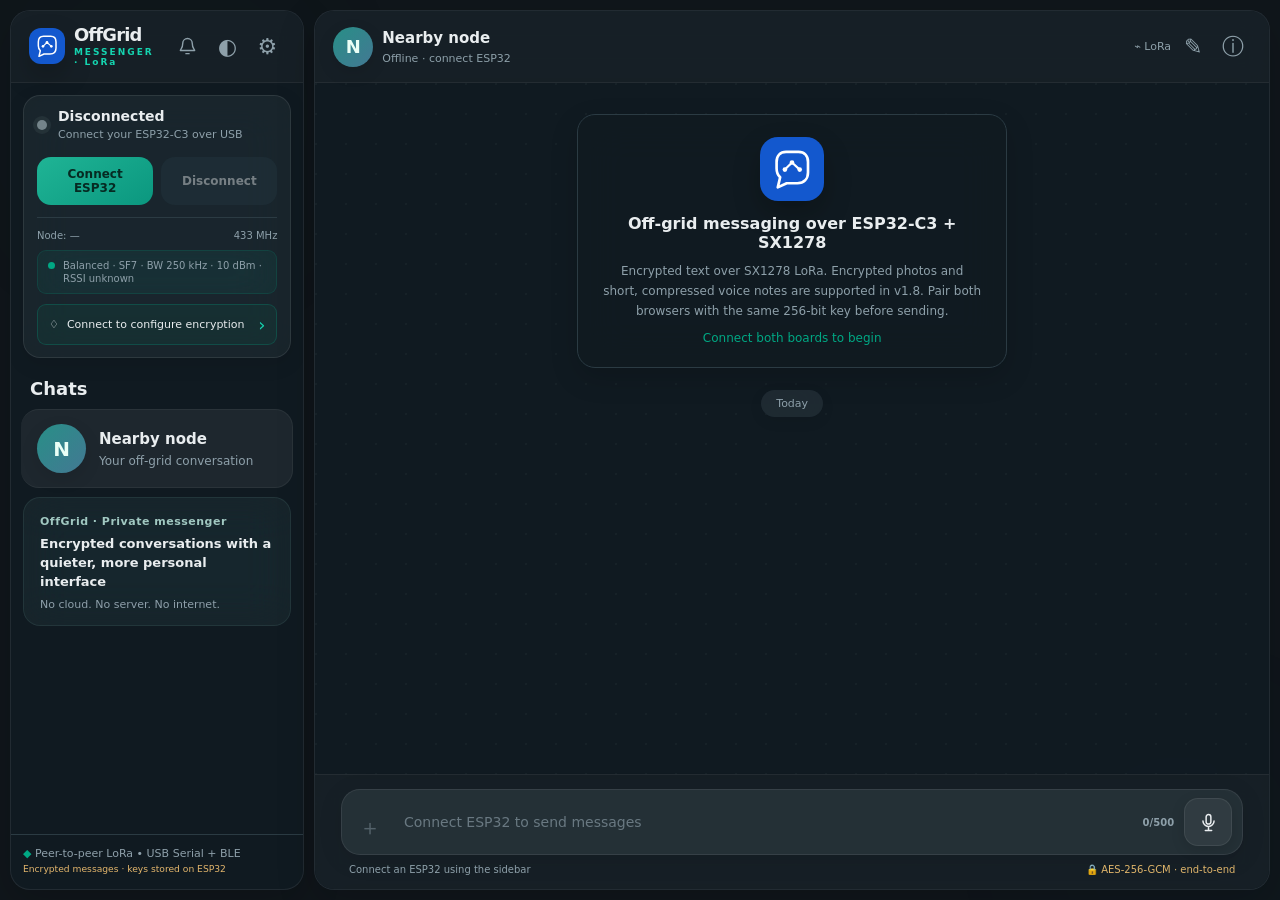
<file: web/index.html>
<!doctype html>
<html lang="en">
<head>
  <meta charset="utf-8">
  <meta name="viewport" content="width=device-width, initial-scale=1">
  <meta name="theme-color" content="#101b21">
  <title>OffGrid Messenger LoRa</title>
  <link rel="icon" href="logo.svg" type="image/svg+xml">
  <link rel="stylesheet" href="styles.css?v=rc3052diag">
  <script src="protocol.js?v=rc3052diag" defer></script>
  <script src="adaptive.js?v=rc3052diag" defer></script>
  <script src="lora_delivery.js?v=rc3052diag" defer></script>
  <script src="weak_text_queue.js?v=rc3052diag" defer></script>
  <script src="lora_scheduler.js?v=rc3052diag" defer></script>
  <script src="lora_bulk.js?v=rc3052diag" defer></script>
  <script src="lora_benchmark.js?v=rc3052diag" defer></script>
  <script src="lora_media.js?v=rc3052diag" defer></script>
  <script src="lora_receipts.js?v=rc3052diag" defer></script>
  <script src="lora_rx_guard.js?v=rc3052diag" defer></script>
  <script src="app.js?v=rc3063rssi-auto" defer></script>
</head>
<body>
<div class="app" id="app">
  <aside class="sidebar">
    <header class="side-head">
      <div class="branding">
        <img class="brand-logo" src="logo.svg" alt="OffGrid Messenger logo">
        <div><strong>OffGrid</strong><small>MESSENGER · LoRa</small></div>
      </div>
      <div class="side-actions">
        <button class="icon-button notification-button" id="notificationButton" type="button" title="Enable desktop notifications" aria-label="Enable desktop notifications" aria-pressed="false"><svg viewBox="0 0 24 24" width="19" height="19" fill="none" stroke="currentColor" stroke-width="1.8" stroke-linecap="round" stroke-linejoin="round" aria-hidden="true"><path d="M18 8a6 6 0 0 0-12 0c0 7-3 7-3 9h18c0-2-3-2-3-9ZM10 21h4"/></svg><span class="notification-dot" aria-hidden="true"></span></button><button class="icon-button" id="themeToggle" title="Toggle appearance" aria-label="Toggle appearance">◐</button>
        <button class="icon-button" id="settingsButton" title="Settings" aria-label="Settings">⚙</button>
      </div>
    </header>
    <div class="side-connection" id="connectionCard">
      <div class="connection-title">
        <span class="status-dot" id="statusDot"></span>
        <div><strong id="connectionState">Disconnected</strong><small id="connectionDescription">Connect your ESP32-C3 over USB</small></div>
      </div>
      <div class="connection-buttons">
        <button class="primary-button" id="connectButton">Connect ESP32</button>
        <button class="quiet-button" id="disconnectButton" disabled>Disconnect</button>
      </div>
      <div class="node-info"><span id="nodeAddress">Node: —</span><span id="nodeChannel">433 MHz</span></div>
      <div class="usb-diagnostics hidden" id="usbDiagnostics">
        <span id="usbDiagnosticsText">Waiting for firmware response…</span>
        <button class="usb-diagnostics-btn" id="usbDiagnosticsButton" type="button">Diagnostics</button>
      </div>
      <div class="link-health" title="Link profile uses acknowledgment latency and retries, not physical distance"><span class="link-health-dot"></span><span id="linkModeLabel">Fixed LoRa SF7 · 125 kHz</span></div>
      <button class="security-line" id="securityButton" type="button"><span id="securityIcon">♢</span><span id="securityLabel">Connect to configure encryption</span><span class="security-chevron">›</span></button>
    </div>
    <div class="chats-heading"><h2>Chats</h2><span class="tiny-badge unread-badge" id="unreadBadge" hidden aria-label="Unread messages">0</span></div>
    <button class="contact active" id="contactButton" type="button">
      <span class="avatar" id="contactAvatar">N</span>
      <span class="contact-body"><span class="contact-top"><strong id="contactSidebarName">Nearby node</strong><span class="contact-time" id="lastChatTime"></span></span><span class="contact-preview" id="lastChatPreview">Your off-grid conversation</span></span><span class="contact-unread" id="contactUnreadBadge" hidden aria-label="Unread messages">0</span>
    </button>
    <div class="phase-banner">
      <span>OffGrid · Private messenger</span>
      <strong>Encrypted conversations with a quieter, more personal interface</strong>
      <small>No cloud. No server. No internet.</small>
    </div>
    <div class="side-foot"><span class="tiny-offline">◆</span> Peer-to-peer LoRa • USB Serial + BLE <small>Encrypted messages · keys stored on ESP32</small></div>
  </aside>
  <main class="conversation">
    <header class="chat-header">
      <button id="mobileBack" class="icon-button back-button" aria-label="Back to chats">‹</button>
      <span class="avatar avatar-small" id="headerAvatar">N</span>
      <div class="chat-title"><strong id="chatName">Nearby node</strong><span id="chatSubhead">Waiting for USB connection</span></div>
      <div class="header-tools"><span class="header-radio" title="SX1278 LoRa 433 MHz">⌁ <span>LoRa</span></span><button class="icon-button" id="renameButton" title="Rename contact" aria-label="Rename contact">✎</button><button class="icon-button" id="infoButton" title="About this chat" aria-label="Chat information">ⓘ</button></div>
    </header>
    <div class="chat-background">
      <div class="chat-scroll" id="chatScroll" aria-live="polite" aria-relevant="additions">
        <div class="intro" id="introCard">
          <img class="intro-logo" src="logo.svg" alt="OffGrid Messenger logo">
          <strong>Off-grid messaging over ESP32-C3 + SX1278</strong>
          <p>Encrypted text over SX1278 LoRa. Encrypted photos and short, compressed voice notes are supported in v1.8. Pair both browsers with the same 256-bit key before sending.</p>
          <span>Connect both boards to begin</span>
        </div>
        <div class="day-divider"><span>Today</span></div>
        <div class="messages" id="messages"></div>
      </div>
      <div class="send-panel">
        <div class="composer" id="composer">
          <button class="icon-button composer-attach" id="attachments" title="Send compressed photo (max 48 KiB)" aria-label="Attach photo" disabled>＋</button>
          <input type="file" id="photoPicker" accept="image/*" hidden disabled>
          <textarea id="messageInput" rows="1" maxlength="2000" placeholder="Connect ESP32 to send messages" disabled aria-label="Message"></textarea>
          <button class="icon-button voice-button" id="voiceButton" type="button" title="Record compressed voice note (40 KiB maximum)" aria-label="Record voice message" aria-pressed="false" disabled>
            <svg viewBox="0 0 24 24" width="19" height="19" fill="none" stroke="currentColor" stroke-width="1.9" stroke-linecap="round" stroke-linejoin="round" aria-hidden="true"><rect x="9" y="2" width="6" height="12" rx="3"/><path d="M5 10a7 7 0 0 0 14 0M12 17v5M8 22h8"/></svg>
          </button>
          <span id="byteCount" class="byte-count">0/500</span>
          <button class="send-button" id="sendButton" aria-label="Send message" disabled>
            <svg viewBox="0 0 24 24" aria-hidden="true"><path d="M3 20 21 12 3 4l3.8 7.2L15 12l-8.2.8L3 20Z"/></svg>
          </button>
        </div>
        <div class="composer-caption"><span id="composerStatus">Connect an ESP32 using the sidebar</span><span id="encryptionStatus">🔒 AES-256-GCM · end-to-end</span></div>
      </div>
    </div>
  </main>
</div>
<div class="modal-backdrop hidden" id="modalBackdrop" role="presentation"><section class="modal" role="dialog" aria-modal="true" aria-labelledby="modalTitle"><div class="modal-head"><h2 id="modalTitle">Settings</h2><button class="icon-button" id="closeModal" aria-label="Close dialog">✕</button></div><div id="modalBody"></div></section></div>

<!-- In-app encrypted photo viewer: no new browser tab or network request. -->
<div class="photo-viewer hidden" id="photoViewer" role="dialog" aria-modal="true" aria-label="Photo viewer" tabindex="-1">
  <div class="photo-viewer-header">
    <div class="photo-viewer-heading"><span id="photoViewerName">Nearby node</span><small id="photoViewerDate"></small></div>
    <div class="photo-viewer-actions">
      <button type="button" class="viewer-action" id="viewerZoom" aria-label="Zoom photo" title="Zoom photo">⤢</button>
      <a class="viewer-action" id="viewerDownload" download="offgrid-photo.webp" aria-label="Save photo" title="Save photo">↓</a>
      <button type="button" class="viewer-action viewer-close" id="viewerClose" aria-label="Close photo viewer" title="Close (Esc)">✕</button>
    </div>
  </div>
  <div class="photo-viewer-stage" id="viewerStage">
    <button type="button" class="viewer-arrow viewer-prev" id="viewerPrevious" aria-label="Previous photo">‹</button>
    <div class="photo-viewer-canvas" id="viewerCanvas"><img id="viewerImage" alt="Selected chat photograph"></div>
    <button type="button" class="viewer-arrow viewer-next" id="viewerNext" aria-label="Next photo">›</button>
  </div>
  <div class="photo-viewer-footer"><span id="photoViewerCounter"></span><span id="photoViewerInfo"></span><span class="viewer-help">← → to browse · Esc to close · swipe on touch</span></div>
</div>
<div class="toast-host" id="toastHost" aria-live="polite"></div>
</body>
</html>
</file>
<file: web/styles.css>
:root{
  font-family:Inter,system-ui,-apple-system,"Segoe UI",sans-serif;
  font-size:14px;color-scheme:dark;
  --background:#09151b;--shell:#111b21;--panel:#202c33;--raised:#243640;--message:#202c33;--mine:#005c4b;
  --ink:#e9edef;--muted:#8ea0aa;--line:#2b3b43;--accent:#00a884;--accent-strong:#15d4b0;--hover:#2a3942;
  --chat:#0b141a;--blue:#53bdeb;--danger:#ff9985;--shadow:0 18px 60px rgba(0,0,0,.28);--glow:0 0 0 4px rgba(0,168,132,.12);
}
*{box-sizing:border-box}
html,body{height:100%}
body{margin:0;background:radial-gradient(circle at top,#0d2430 0,#09151b 48%,#071219 100%);color:var(--ink);overflow:hidden}
button,textarea,input{font:inherit}button{cursor:pointer}button:disabled{cursor:not-allowed;opacity:.45}
.app{max-width:1600px;min-width:320px;margin:0 auto;height:100dvh;display:flex;box-shadow:var(--shadow);background:var(--shell)}
.sidebar{width:370px;flex:none;border-right:1px solid var(--line);display:flex;flex-direction:column;min-height:0;background:linear-gradient(180deg,rgba(255,255,255,.015),transparent 30%)}
.side-head,.chat-header{height:72px;min-height:72px;background:rgba(32,44,51,.88);backdrop-filter:blur(12px);display:flex;align-items:center;padding:0 19px;gap:13px;border-bottom:1px solid rgba(255,255,255,.02)}
.side-head{justify-content:space-between}.branding{display:flex;align-items:center;gap:12px;line-height:1.1}.branding strong{font-size:19px;letter-spacing:-.6px}.branding small{display:block;font-size:9px;font-weight:750;color:var(--accent-strong);letter-spacing:2.6px;margin-top:4px}.brand-logo{width:38px;height:38px;border-radius:12px;box-shadow:0 10px 24px rgba(0,0,0,.22)}
.side-actions,.header-tools{display:flex;gap:4px;align-items:center}.icon-button{height:36px;width:36px;border:0;color:var(--muted);font-size:22px;border-radius:50%;background:transparent;display:inline-grid;place-items:center;transition:background .18s ease,color .18s ease,transform .18s ease}.icon-button:not(:disabled):hover{background:var(--hover);color:var(--ink);transform:translateY(-1px)}
.side-connection{margin:16px 15px 10px;padding:16px;border-radius:16px;background:linear-gradient(180deg,rgba(255,255,255,.02),transparent),var(--panel);border:1px solid var(--line);box-shadow:inset 0 1px 0 rgba(255,255,255,.03);transition:transform .24s ease,box-shadow .24s ease}.side-connection:hover{transform:translateY(-1px);box-shadow:var(--shadow),var(--glow)}
.connection-title{display:flex;align-items:center;gap:11px}.connection-title strong,.connection-title small{display:block}.connection-title small{color:var(--muted);font-size:11px;margin-top:4px;overflow-wrap:anywhere}.status-dot{height:10px;width:10px;background:#74848a;border-radius:100%;box-shadow:0 0 0 4px #74848a20;flex:none}.status-dot.on{background:#19cba4;box-shadow:0 0 0 4px #19cba420;animation:pulseDot 2s infinite}.status-dot.wait{background:#f6c453;box-shadow:0 0 0 4px #f6c45320;animation:pulseDot 1.7s infinite}
.connection-buttons{display:flex;gap:8px;margin:16px 0 12px}.primary-button,.quiet-button{border:0;border-radius:10px;padding:10px 14px;font-weight:700;font-size:12px;transition:transform .18s ease,filter .18s ease,background .18s ease}.primary-button{background:var(--accent);color:#062a22}.quiet-button{background:var(--raised);color:var(--ink)}.primary-button:not(:disabled):hover,.quiet-button:not(:disabled):hover{transform:translateY(-1px);filter:brightness(1.05)}.primary-button:not(:disabled):hover{background:var(--accent-strong)}
.node-info{border-top:1px solid var(--line);padding-top:12px;display:flex;justify-content:space-between;color:var(--muted);font-size:10px;gap:8px}.chats-heading{display:flex;align-items:center;gap:8px;padding:12px 19px 10px}.chats-heading h2{font-size:18px;margin:0}.tiny-badge{background:#213a34;color:#78d8bc;font-size:11px;padding:2px 7px;border-radius:50px}
.contact{display:flex;gap:13px;align-items:center;text-align:left;width:100%;background:transparent;color:var(--ink);border:0;padding:13px 18px;transition:background .2s ease}.contact.active{background:var(--hover);border-left:3px solid var(--accent);padding-left:15px}.contact:hover{background:var(--hover)}
.avatar{background:linear-gradient(145deg,#1cc7a7,#2671ff);width:49px;height:49px;border-radius:50%;display:inline-grid;place-items:center;font-size:20px;font-weight:700;color:#eafff6;flex:none;box-shadow:0 8px 24px rgba(0,0,0,.22)}.avatar-small{width:40px;height:40px;font-size:18px}
.contact-body{flex:1;min-width:0}.contact-top{display:flex;align-items:center;justify-content:space-between;gap:5px}.contact-top strong{overflow:hidden;text-overflow:ellipsis;white-space:nowrap;font-weight:600;font-size:15px}.contact-time{color:var(--muted);font-size:10px;flex:none}.contact-preview{color:var(--muted);display:block;white-space:nowrap;overflow:hidden;text-overflow:ellipsis;margin-top:6px;font-size:12px}
.phase-banner{margin:8px 15px 14px;padding:14px 16px;border-radius:14px;background:linear-gradient(135deg,rgba(0,168,132,.14),rgba(83,189,235,.12));border:1px solid rgba(83,189,235,.12)}.phase-banner span{display:inline-block;color:#7be7cb;font-size:11px;font-weight:700;letter-spacing:.5px}.phase-banner strong{display:block;margin-top:7px;font-size:13px}.phase-banner small{display:block;margin-top:6px;color:var(--muted);font-size:11px}
.side-foot{margin-top:auto;padding:13px 18px 19px;color:var(--muted);font-size:11px;line-height:1.6;border-top:1px solid var(--line)}.side-foot small{display:block;color:#e4b76d}.tiny-offline{color:var(--accent)}
.conversation{min-width:0;flex:1;display:flex;flex-direction:column}.chat-header{padding:0 24px}.chat-title{flex:1;min-width:0}.chat-title strong{display:block;font-size:15px;white-space:nowrap;overflow:hidden;text-overflow:ellipsis}.chat-title span{display:block;color:var(--muted);font-size:11px;margin-top:5px}.header-radio{color:var(--muted);font-size:11px;white-space:nowrap}.back-button{display:none}
.chat-background{min-height:0;display:flex;flex:1;flex-direction:column;background-color:var(--chat);background-image:radial-gradient(circle at 1px 1px,rgba(113,145,138,.08) 1px,transparent 0),linear-gradient(180deg,rgba(255,255,255,.015),transparent 12%);background-size:26px 26px,100% 100%}
.chat-scroll{flex:1;overflow-y:auto;padding:20px 8% 28px;scrollbar-color:#63747a50 transparent;scrollbar-width:thin}.intro{margin:7px auto 22px;max-width:430px;border:1px solid var(--line);border-radius:18px;background:rgba(17,27,33,.92);text-align:center;padding:22px 24px;color:var(--muted);font-size:12px;box-shadow:0 10px 28px rgba(0,0,0,.16);animation:fadeUp .5s ease}.intro-logo{width:64px;height:64px;border-radius:18px;box-shadow:0 12px 26px rgba(0,0,0,.16);margin-bottom:10px}.intro strong{display:block;color:var(--ink);font-size:16px}.intro p{line-height:1.65;margin:10px 0}.intro span{color:var(--accent)}.day-divider{text-align:center;margin:0 auto 20px}.day-divider span{display:inline-block;background:rgba(32,44,51,.92);color:var(--muted);padding:7px 15px;border-radius:999px;font-size:11px;box-shadow:0 4px 14px rgba(0,0,0,.08)}
.messages{display:flex;flex-direction:column;gap:8px}.message-row{width:100%;display:flex;opacity:1;transform:translateY(0)}.message-row.in.is-new{animation:msgInLeft .28s cubic-bezier(.2,.8,.2,1)}.message-row.out.is-new{animation:msgInRight .28s cubic-bezier(.2,.8,.2,1)}.message-row.out{justify-content:flex-end}
.message-bubble{max-width:min(76%,560px);min-width:94px;border-radius:10px;background:var(--message);padding:9px 11px 6px;box-shadow:0 1px 1px #0002,0 8px 20px rgba(0,0,0,.06);position:relative;overflow-wrap:anywhere;word-break:break-word;transition:transform .18s ease,box-shadow .18s ease}.message-bubble:hover{transform:translateY(-1px);box-shadow:0 1px 1px #0002,0 12px 26px rgba(0,0,0,.08)}.out .message-bubble{background:var(--mine)}.message-text{white-space:pre-wrap;line-height:1.5;font-size:13px}.message-meta{display:flex;justify-content:flex-end;align-items:center;gap:6px;margin-top:4px;font-size:10px;color:#c2d2d5ad;user-select:none;white-space:nowrap}.receipt{display:inline-flex;align-items:flex-end;min-width:18px;height:12px;position:relative}.receipt .check{position:absolute;right:0;bottom:-1px;font-size:12px;line-height:1;color:#b5c5c8;transform-origin:center;transition:color .18s ease,opacity .18s ease,transform .18s ease}.receipt .check.first{right:7px}.receipt .check.second{right:0}.message-row[data-status="read"] .receipt .check,.receipt.read .check{color:var(--blue)}.message-row[data-status="failed"] .receipt .check,.receipt.failed .check{display:none}.receipt.single .check.second{display:none}.receipt.pending .check,.receipt.queued .check{display:none}.receipt.pending::before,.receipt.queued::before{content:"◷";font-size:11px;color:#b5c5c8;position:absolute;right:0;bottom:-1px}.receipt.failed::before{content:"!";font-size:11px;color:var(--danger);position:absolute;right:0;bottom:-1px;font-weight:800}.message-row[data-status="read"] .receipt{animation:receiptGlow .24s ease}.send-panel{background:rgba(32,44,51,.88);backdrop-filter:blur(10px);padding:12px 24px 10px;border-top:1px solid rgba(255,255,255,.02)}.composer{display:flex;align-items:flex-end;gap:9px;background:var(--raised);border-radius:14px;padding:5px 8px;border:1px solid rgba(255,255,255,.02);transition:border-color .18s ease,box-shadow .18s ease}.composer:focus-within{border-color:rgba(0,168,132,.42);box-shadow:var(--glow)}.composer textarea{background:transparent;flex:1;min-width:0;border:0;resize:none;max-height:125px;min-height:36px;outline:none;color:var(--ink);padding:9px 5px;line-height:18px;scrollbar-width:thin}.composer textarea::placeholder{color:var(--muted)}.composer textarea:disabled{opacity:.65}.send-button{background:linear-gradient(180deg,var(--accent),var(--accent-strong));border:0;border-radius:12px;width:42px;height:40px;display:grid;place-items:center;color:#062b22;flex:none;box-shadow:0 10px 18px rgba(0,168,132,.18);transition:transform .18s ease,filter .18s ease}.send-button svg{width:18px;height:18px;fill:#062b22}.send-button:not(:disabled):hover{transform:translateY(-1px) scale(1.02);filter:brightness(1.03)}.byte-count{color:var(--muted);font-size:10px;padding-bottom:12px;white-space:nowrap}.byte-count.over{color:#ff9b83}.composer-caption{display:flex;justify-content:space-between;gap:10px;padding:8px 5px 1px;color:var(--muted);font-size:10px}.composer-caption span:last-child{color:#e0b56b}
.modal-backdrop{position:fixed;inset:0;background:#0009;z-index:10;display:grid;place-items:center;padding:16px;backdrop-filter:blur(4px)}.modal-backdrop.hidden{display:none}.modal{background:var(--panel);border:1px solid var(--line);border-radius:18px;width:min(430px,100%);padding:20px;box-shadow:var(--shadow);animation:modalIn .18s ease}.modal-head{display:flex;align-items:center;justify-content:space-between}.modal-head h2{margin:0;font-size:19px}.modal p{font-size:12px;color:var(--muted);line-height:1.6}.modal label{display:block;margin:18px 0 8px;font-size:12px;color:var(--muted)}.modal input{width:100%;background:var(--shell);border:1px solid var(--line);border-radius:10px;padding:12px;color:var(--ink);outline-color:var(--accent)}.modal-actions{display:flex;justify-content:flex-end;margin-top:19px;gap:8px}.info-line{border-bottom:1px solid var(--line);padding:11px 0;font-size:12px;display:flex;justify-content:space-between;gap:12px}.info-line span{color:var(--muted)}
.toast-host{position:fixed;left:50%;bottom:90px;transform:translateX(-50%);z-index:20;pointer-events:none}.toast{background:#394c52;color:#fff;padding:11px 16px;border-radius:10px;box-shadow:var(--shadow);margin-top:7px;font-size:12px;max-width:min(90vw,450px);animation:toastIn .2s ease}.soft-button{border:0;border-radius:10px;padding:10px 14px;font-weight:700;font-size:12px;background:#3d2f2b;color:#ffcfbf}
body.light{color-scheme:light;--background:#ebeef0;--shell:#fff;--panel:#f0f2f5;--raised:#fff;--message:#fff;--mine:#d9fdd3;--ink:#1b292f;--muted:#63747b;--line:#d5dee1;--hover:#e8eff0;--chat:#efeae2;--shadow:0 4px 28px rgba(25,56,60,.1);--glow:0 0 0 4px rgba(0,168,132,.08)}
body.light{background:radial-gradient(circle at top,#f6fbff 0,#eef2f4 52%,#e8ecee 100%)}body.light .message-meta{color:#64746fc9}body.light .side-foot small,body.light .composer-caption span:last-child{color:#94711e}.history-empty{color:var(--muted);font-size:12px;text-align:center;padding:24px 0}
@keyframes pulseDot{0%{transform:scale(1);box-shadow:0 0 0 0 rgba(25,203,164,.24)}70%{transform:scale(1.05);box-shadow:0 0 0 8px rgba(25,203,164,0)}100%{transform:scale(1)}}
@keyframes fadeUp{from{opacity:0;transform:translateY(10px)}to{opacity:1;transform:none}}
@keyframes msgInLeft{from{opacity:0;transform:translate(-12px,8px) scale(.98)}to{opacity:1;transform:none}}
@keyframes msgInRight{from{opacity:0;transform:translate(12px,8px) scale(.98)}to{opacity:1;transform:none}}
@keyframes toastIn{from{opacity:0;transform:translateY(8px)}to{opacity:1;transform:none}}
@keyframes modalIn{from{opacity:0;transform:scale(.98) translateY(6px)}to{opacity:1;transform:none}}
@keyframes receiptGlow{0%{transform:scale(.9);opacity:.7}100%{transform:scale(1);opacity:1}}
@media(max-width:800px){.sidebar{width:290px}.chat-scroll{padding-left:4%;padding-right:4%}.send-panel{padding-left:10px;padding-right:10px}.chat-header{padding:0 10px}}
@media(max-width:590px){.app{position:relative;overflow:hidden}.sidebar{width:100%;position:absolute;inset:0;z-index:2}.conversation{width:100%;position:absolute;inset:0;z-index:1}body.mobile-chat .sidebar{display:none}body.mobile-chat .conversation{z-index:3}.back-button{display:grid}.header-radio span{display:none}.side-foot{padding-bottom:24px}.message-bubble{max-width:85%}}

/* Phase 1.4: compact WhatsApp-style overlapping vector receipts */
.receipt-icon{display:inline-flex;align-items:center;justify-content:center;width:26px;height:16px;flex:none;color:#aebec5;line-height:1;position:relative;transition:color .22s ease,transform .22s ease}
.receipt-icon svg{overflow:visible;display:block}
.receipt-icon .tick-one,.receipt-icon .tick-two{transition:opacity .18s ease,stroke .18s ease}
.receipt-icon.sent .tick-two{opacity:0}
.receipt-icon.read{color:#53bdeb;animation:receiptGlow .26s ease}
.receipt-icon.sending .tick-one,.receipt-icon.sending .tick-two,.receipt-icon.queued .tick-one,.receipt-icon.queued .tick-two,.receipt-icon.failed .tick-one,.receipt-icon.failed .tick-two{opacity:0}
.receipt-icon.sending:after,.receipt-icon.queued:after{content:'◷';position:absolute;right:3px;bottom:0;font-size:13px;color:var(--muted)}
.receipt-icon.failed:after{content:'!';position:absolute;right:8px;bottom:0;font-weight:800;font-size:13px;color:var(--danger)}
.transfer-progress{font-weight:700;font-variant-numeric:tabular-nums;color:var(--accent-strong);font-size:10px}
.chat-photo{display:block;max-width:min(340px,58vw);width:auto;height:auto;max-height:360px;object-fit:contain;border-radius:9px;cursor:zoom-in;background:rgba(0,0,0,.14);transition:filter .2s ease,transform .2s ease}
.chat-photo:hover{filter:brightness(1.04)}.photo-caption{font-size:10px;color:var(--muted);padding-top:7px}
.message-row.retryable{cursor:pointer}.message-row.retryable .message-bubble{outline:1px solid rgba(255,153,133,.38)}.message-row.retryable:hover .message-bubble{outline-color:var(--danger)}
.security-line{border:1px solid rgba(0,168,132,.25);width:100%;background:rgba(0,168,132,.07);color:var(--ink);display:flex;align-items:center;gap:8px;text-align:left;padding:9px 11px;border-radius:9px;font-size:11px;transition:background .2s ease,transform .18s ease}
.security-line:hover{background:rgba(0,168,132,.14);transform:translateY(-1px)}.security-line #securityLabel{flex:1;line-height:1.4}.security-chevron{font-size:18px;color:var(--accent-strong)}
.pair-key-field{display:block;width:100%;background:var(--shell);border:1px solid var(--line);border-radius:10px;padding:10px 12px;color:var(--ink);font-family:ui-monospace,SFMono-Regular,Consolas,monospace;font-size:12px;outline-color:var(--accent);resize:vertical;word-break:break-all;margin:13px 0}
.pair-actions{display:flex;align-items:center;flex-wrap:wrap;gap:8px}.pair-status{border-radius:10px;padding:11px 12px;background:rgba(0,168,132,.10);border:1px solid rgba(0,168,132,.16);font-size:12px;margin-top:14px}
.settings-actions{display:flex;flex-wrap:wrap;gap:8px;margin-top:15px}.setting-select{background:var(--shell);color:var(--ink);border:1px solid var(--line);border-radius:10px;width:100%;padding:11px;line-height:1.5;white-space:normal}
.icon-button.composer-attach:not(:disabled){background:rgba(0,168,132,.1);color:var(--accent-strong);font-size:28px;align-self:center}.icon-button.composer-attach:not(:disabled):hover{background:rgba(0,168,132,.18);transform:rotate(45deg) scale(1.06)}
.message-bubble:has(.chat-photo){padding:6px 7px 6px}.message-bubble:has(.chat-photo) .message-meta{padding:0 4px}

/* Light mode: intentionally override all Phase 1.3 dark/translucent hardcoded backgrounds. */
body.light{--shell:#fff;--panel:#f8fafb;--raised:#fff;--message:#fff;--mine:#d9fbd8;--ink:#20313a;--muted:#586a73;--line:#d9e3e6;--hover:#e9f3f2;--chat:#f2f5f4;--accent:#009779;--accent-strong:#007b66;--blue:#128ad4;--danger:#b63b36}
body.light .side-head,body.light .chat-header{background:rgba(248,250,251,.97);border-bottom:1px solid #dce6e8;color:#20313a}
body.light .send-panel{background:rgba(248,250,251,.96);border-top:1px solid #dae5e8}
body.light .side-connection{background:linear-gradient(180deg,#fff,#f4faf8);border-color:#d7e7e3;box-shadow:0 3px 20px #143e3420}
body.light .intro{background:#fff;border-color:#d6e2e5;color:#5a6d73;box-shadow:0 14px 35px #1f444c12}
body.light .day-divider span{background:#e5efed;color:#53666e;box-shadow:0 2px 10px #204a4b0d}
body.light .phase-banner{background:linear-gradient(120deg,#dff6ee,#e3f0fe);border:1px solid #c5e7e1}
body.light .phase-banner span{color:#007f68}body.light .phase-banner strong{color:#214c46}
body.light .tiny-badge{background:#def4ec;color:#08745f}
body.light .message-bubble{box-shadow:0 1px 4px #35575a16,0 7px 22px #35575a0a}
body.light .message-meta{color:#587276}
body.light .receipt-icon{color:#758d95}body.light .receipt-icon.read{color:#168bd5}
body.light .chat-background{background-color:#eef3f1;background-image:radial-gradient(circle at 1px 1px,rgba(70,111,99,.07) 1px,transparent 0)}
body.light .composer{background:#fff;border:1px solid #d9e5e7;box-shadow:0 2px 8px #123a3810}
body.light .composer textarea{color:#21353a}body.light .composer-caption{color:#5e747b}
body.light .modal{background:#fff;border-color:#d9e4e7}body.light .modal-backdrop{background:rgba(28,48,51,.42)}
body.light .modal input,body.light .pair-key-field,body.light .setting-select{background:#f7fbfb;border-color:#d4e5e7;color:#23343a}
body.light .security-line{background:#e3f7f0;border-color:#bde7d9;color:#1c564a}body.light .security-line:hover{background:#d3f2e7}
body.light .pair-status{background:#e6f7ef;border-color:#bbe2d6;color:#28604e}
body.light .soft-button{background:#fff1eb;color:#a33d2f}body.light .toast{background:#20373c;color:#fff}
body.light .contact.active{background:#e9f5f2}body.light .side-foot{color:#586d72}
body.light .brand-logo{box-shadow:0 4px 12px #2b66552b}
@media(prefers-reduced-motion:reduce){*,*::before,*::after{animation-duration:.01ms!important;transition-duration:.01ms!important;scroll-behavior:auto!important}}
@media(max-width:590px){.chat-photo{max-width:64vw}.security-line{font-size:11px}.pair-actions>*{flex:1}.phase-banner{display:none}}

/* Phase 1.4.1 — real full-width adaptive desktop / split-screen / narrow-window layout */
:root{--sidebar-width:clamp(270px,23vw,366px)}
html,body{width:100%;min-width:0;height:100%;overflow:hidden}
.app{width:100%;max-width:none;min-width:0;margin:0;height:100dvh;border-radius:0;overflow:hidden;box-shadow:none}
.sidebar{width:var(--sidebar-width);min-width:0;flex:0 0 var(--sidebar-width);overflow-y:auto;overflow-x:hidden;scrollbar-width:thin}
.conversation{flex:1 1 0;min-width:0;width:auto;overflow:hidden}
.side-head,.chat-header{min-width:0;gap:9px;padding-inline:clamp(11px,1.4vw,22px)}
.side-head{flex-shrink:0}.branding{min-width:0;gap:9px}.branding strong{font-size:clamp(16px,1.4vw,19px)}.branding small{letter-spacing:2px}.brand-logo{height:36px;width:36px;flex-shrink:0}
.side-actions,.header-tools{flex-shrink:0}.chat-title{min-width:0}.chat-title span{text-overflow:ellipsis;overflow:hidden;white-space:nowrap}
.side-connection{margin:12px 12px 8px;padding:12px 13px}.node-info{flex-wrap:wrap;row-gap:4px;font-size:10px}.node-info span{overflow-wrap:anywhere}
.connection-buttons{flex-wrap:wrap}.connection-buttons button{flex:1 1 115px}
.phase-banner{margin:7px 12px 12px}.side-foot{padding:10px 12px 12px}.chat-header .avatar{flex-shrink:0}
.chat-scroll{padding:16px clamp(12px,4vw,64px) 24px;min-width:0;overscroll-behavior-y:contain}
.message-bubble{max-width:min(83%,680px);min-width:0;overflow:hidden}.message-row{min-width:0}.message-text{overflow-wrap:anywhere}
.message-bubble:has(.chat-photo){max-width:min(83%,520px)}.chat-photo{display:block;width:auto;max-width:100%;height:auto;max-height:min(46vh,465px);object-fit:contain}
.send-panel{padding:10px clamp(10px,2vw,28px) 9px;min-width:0}.composer{min-width:0}.composer textarea{font-size:13px}.composer-caption{flex-wrap:wrap;row-gap:3px}.composer-caption span{min-width:0;overflow-wrap:anywhere}
.header-radio{flex-shrink:0}.link-health{margin:9px 0 10px;padding:8px 10px;border-radius:9px;background:rgba(0,168,132,.065);border:1px solid rgba(0,168,132,.17);color:var(--muted);display:flex;align-items:flex-start;gap:8px;font-size:10px;line-height:1.3;overflow-wrap:anywhere}
.link-health-dot{display:block;width:7px;height:7px;flex-shrink:0;border-radius:50%;background:var(--accent);margin-top:3px}
body.light .link-health{background:#eaf6f2;border-color:#cfebe0;color:#346759}
body.light .side-head,body.light .chat-header{background:#f8fafb}
body.light .chat-title strong,body.light .branding strong{color:var(--ink)}
body.light .composer .send-button:disabled{background:#d2e8e2;color:#658c80}
body.light .composer .send-button:not(:disabled){background:#00a884}
body.light .composer .send-button svg{fill:#062b22}
body.light .side-connection .primary-button:disabled{background:#c5d9d5;color:#567b72}
body.light .side-connection .quiet-button{border:1px solid #d7e4e5;color:#29454a}
body.light .phase-banner small{color:#527878}
body.light .avatar{color:#fff}
body.light .chat-background{background-color:#edf4f1}
/* Compact desktop and half-width windows: preserve usable messaging pane */
@media (min-width:721px) and (max-width:1100px){
 :root{--sidebar-width:clamp(230px,32vw,310px)}
 .chat-header{height:62px;min-height:62px}.side-head{height:62px;min-height:62px}
 .chat-scroll{padding-left:13px;padding-right:13px}.header-radio span{display:none}
 .chat-header .avatar{width:36px;height:36px}.chat-title strong{font-size:14px}
 .chat-title span{font-size:10px}.phase-banner{padding:12px}
 .message-bubble{max-width:86%}.message-bubble:has(.chat-photo){max-width:86%}
 .send-panel{padding:9px 10px 8px}.composer-caption{font-size:9px}
}
@media(max-width:720px){
 :root{--sidebar-width:100%}
 .app{position:relative;width:100%;height:100dvh;overflow:hidden}
 .sidebar{width:100%;height:100%;position:absolute;inset:0;z-index:2;background:var(--shell);overflow-y:auto;display:flex;animation:fadeUp .22s ease}
 .conversation{width:100%;height:100%;position:absolute;inset:0;z-index:1;overflow:hidden;visibility:hidden}
 body.mobile-chat .sidebar{display:none}
 body.mobile-chat .conversation{visibility:visible;z-index:3;animation:chatSlide .2s ease-out}
 .back-button{display:inline-grid;flex:none}.chat-header{min-height:62px;height:62px;padding:0 9px;gap:7px}
 .header-radio{display:none}.chat-title strong{font-size:14px}.chat-title span{font-size:10px}
 .chat-scroll{padding:12px 10px 16px}.message-bubble{max-width:89%}.message-bubble:has(.chat-photo){max-width:89%}
 .send-panel{padding:8px 8px max(8px,env(safe-area-inset-bottom))}
 .composer-caption{font-size:9px}.composer-caption span:last-child{display:none}
 .side-foot{margin-top:auto}.phase-banner{display:block}.contact{min-height:74px}
 .chat-photo{max-width:100%;max-height:44vh}
 .modal{max-height:calc(100dvh - 28px);overflow-y:auto}
 .pair-actions>*{flex:1 1 130px}
}
@media(max-width:380px){.side-actions .icon-button{width:32px;height:32px}.branding strong{font-size:16px}.brand-logo{width:33px;height:33px}.header-tools{gap:0}.header-tools .icon-button{width:30px;height:32px}.avatar-small{width:32px;height:32px}.byte-count{font-size:9px}}
@keyframes chatSlide{from{opacity:.65;transform:translateX(12px)}to{opacity:1;transform:translateX(0)}}

/* Phase 1.4.3: app-integrated image viewer. Existing layouts/themes remain untouched. */
.photo-viewer.hidden{display:none!important}
.photo-viewer{position:fixed;inset:0;z-index:50;display:flex;flex-direction:column;
 background:rgba(8,17,23,.97);color:#f1f5f7;backdrop-filter:blur(18px);
 animation:viewerReveal .23s cubic-bezier(.19,1,.22,1);}
.photo-viewer-header{min-height:68px;padding:12px clamp(14px,3vw,40px);display:flex;align-items:center;justify-content:space-between;gap:18px;background:rgba(12,24,30,.75);border-bottom:1px solid #ffffff13}
.photo-viewer-heading{display:flex;flex-direction:column;gap:4px;min-width:0;font-size:14px;font-weight:650;white-space:nowrap;overflow:hidden;text-overflow:ellipsis}
.photo-viewer-heading small{font-size:11px;font-weight:400;color:#9cadb4}
.photo-viewer-actions{display:flex;gap:8px;align-items:center;flex:none}
.viewer-action{display:grid;place-items:center;width:38px;height:38px;border:0;border-radius:50%;color:#e8f5f5;background:transparent;font-size:22px;text-decoration:none;cursor:pointer;transition:background .18s,transform .18s}
.viewer-action:hover,.viewer-arrow:hover:not(:disabled){background:#ffffff1e;transform:scale(1.06)}
.photo-viewer-stage{position:relative;display:flex;flex:1;min-height:0;align-items:center;justify-content:center;padding:18px clamp(52px,7vw,110px)}
.photo-viewer-canvas{max-width:100%;max-height:100%;min-width:0;min-height:0;overflow:hidden;display:flex;align-items:center;justify-content:center;border-radius:6px}
.photo-viewer-canvas img{display:block;max-width:100%;max-height:calc(100dvh - 170px);width:auto;height:auto;object-fit:contain;box-shadow:0 12px 55px #0007;cursor:zoom-in;user-select:none;transition:transform .22s ease}
.photo-viewer-canvas.zoomed{overflow:auto;justify-content:flex-start;align-items:flex-start;max-width:100%;width:100%;height:100%}
.photo-viewer-canvas.zoomed img{max-width:none;max-height:none;cursor:zoom-out;min-width:100%;height:auto}
.photo-viewer-canvas img.photo-enter{animation:viewerPhoto .24s cubic-bezier(.2,.8,.2,1)}
.viewer-arrow{position:absolute;top:50%;transform:translateY(-50%);z-index:2;width:42px;height:48px;display:grid;place-items:center;border:0;border-radius:13px;color:#f7fbfb;background:#ffffff12;cursor:pointer;font-size:40px;line-height:1;transition:background .2s,transform .2s}
.viewer-arrow.viewer-prev{left:clamp(7px,2vw,26px)}.viewer-arrow.viewer-next{right:clamp(7px,2vw,26px)}
.viewer-arrow:hover:not(:disabled){transform:translateY(-50%) scale(1.06)}.viewer-arrow.viewer-hidden{visibility:hidden;pointer-events:none}
.photo-viewer-footer{min-height:58px;padding:12px clamp(14px,3vw,40px);display:flex;align-items:center;justify-content:center;gap:15px;flex-wrap:wrap;background:#0c181ebf;border-top:1px solid #ffffff11;color:#b8c7cc;font-size:12px}
#photoViewerCounter{font-weight:700;color:#f1f8fa}.viewer-help{color:#82969c;font-size:11px}
body.viewer-open{overflow:hidden}
@keyframes viewerReveal{from{opacity:0}to{opacity:1}}@keyframes viewerPhoto{from{opacity:.48;transform:translateY(8px) scale(.965)}to{opacity:1;transform:none}}
@media(max-width:590px){.photo-viewer-header{min-height:56px}.photo-viewer-stage{padding:12px 42px}.photo-viewer-canvas img{max-height:calc(100dvh - 135px)}.viewer-help{display:none}.viewer-arrow{width:35px;height:42px;font-size:32px}.photo-viewer-footer{min-height:48px}}
@media(prefers-reduced-motion:reduce){.photo-viewer,.photo-viewer-canvas img.photo-enter{animation:none}.viewer-action,.viewer-arrow,.photo-viewer-canvas img{transition:none}}

/* Phase 1.4.3.1 — unobtrusive USB handshake diagnostic. */
.usb-diagnostics{margin-top:10px;padding:9px 11px;border:1px solid var(--line);border-radius:10px;display:flex;gap:9px;align-items:center;justify-content:space-between;background:var(--raised);color:var(--muted);font-size:11px;line-height:1.45;overflow-wrap:anywhere}
.usb-diagnostics.hidden{display:none}
.usb-diagnostics-btn{flex-shrink:0;background:transparent;border:1px solid var(--line);color:var(--ink);border-radius:8px;padding:7px 10px;font-size:11px;font-weight:700}
.usb-diagnostics-btn:hover{border-color:var(--accent);color:var(--accent)}
.usb-diagnostics-log{max-height:230px;overflow:auto;white-space:pre-wrap;overflow-wrap:anywhere;background:var(--shell);padding:12px;border:1px solid var(--line);border-radius:10px;font:11px/1.55 ui-monospace,monospace;color:var(--ink)}

/* Phase 1.4.9 diagnostic dialog only; approved chat layout untouched. */
.diagnostic-results{white-space:pre-wrap;overflow-wrap:anywhere;max-height:330px;overflow:auto;background:var(--shell);color:var(--ink);border:1px solid var(--line);border-radius:10px;padding:14px;font-size:12px;line-height:1.7;user-select:text}
.diagnostic-actions{display:flex;gap:8px;flex-wrap:wrap;margin:12px 0}

.modal:has(.diagnostic-results){width:min(680px,calc(100vw - 24px));max-height:92dvh;overflow-y:auto}

/* Phase 1.5: integrated voice notes; composer and original chat theme retained. */
.voice-button{height:38px;width:38px;flex:none;align-self:center;color:var(--accent-strong);border:1px solid transparent}
.voice-button svg{pointer-events:none}
.voice-button.recording{background:rgba(235,70,77,.18);color:#ff6873;border-color:rgba(235,70,77,.36);animation:voice-pulse 1.25s ease-in-out infinite}
.voice-clip{display:flex;align-items:center;gap:10px;max-width:min(66vw,360px);min-width:min(220px,54vw);padding:5px 2px 2px}
.voice-clip audio{display:block;max-width:100%;width:280px;height:38px;min-width:0;flex:1;accent-color:var(--accent)}
.voice-clip-info{font-size:10px;color:var(--muted);white-space:nowrap;flex:none}
.out .voice-clip-info{color:#c4e7dc}
.voice-empty{font-size:12px;color:var(--muted)}
@keyframes voice-pulse{50%{box-shadow:inset 0 0 0 1px #ff6873;background:rgba(235,70,77,.28)}}
@media(max-width:420px){.voice-clip{min-width:0;width:min(78vw,310px);flex-wrap:wrap}.voice-clip audio{width:100%}.voice-button{width:34px;height:34px}}
@media(prefers-reduced-motion:reduce){.voice-button.recording{animation:none}}

/* Long settings and diagnostics remain keyboard/scroll accessible at desktop heights. */
.modal{max-height:min(90dvh,900px);overflow-y:auto;overscroll-behavior:contain}

/* Phase 1.5.1: a voice note is played only on actual audio playback.
 * The mic is independent from delivered/read message ticks. */
.voice-played-icon{display:inline-flex;flex:none;align-items:center;justify-content:center;
 width:20px;height:24px;color:#9cabb0;transition:color .2s ease;opacity:.96}
.voice-played-icon.played{color:#53bdeb}
body.light .voice-played-icon{color:#87969c}
body.light .voice-played-icon.played{color:#168bd5}


/* ===== Phase 1.6 premium glass polish ===== */
:root{
  --glass-border:rgba(255,255,255,.10);
  --glass-fill:rgba(13,23,31,.58);
  --glass-fill-2:rgba(17,29,39,.72);
  --panel-edge:rgba(255,255,255,.06);
  --accent-gradient:linear-gradient(135deg,#00d0a5 0%,#4cd2ff 100%);
  --accent-deep:linear-gradient(135deg,#03c39b 0%,#00a884 55%,#38bdf8 100%);
}
body{background:linear-gradient(135deg,#071118 0%,#0b1620 35%,#08161f 100%);}
body::before,body::after{content:"";position:fixed;inset:auto;pointer-events:none;z-index:0;filter:blur(18px);opacity:.75;}
body::before{width:42vw;height:42vw;left:-8vw;top:-12vw;background:radial-gradient(circle,#10b98155 0%,transparent 62%);}
body::after{width:36vw;height:36vw;right:-10vw;bottom:-14vw;background:radial-gradient(circle,#38bdf855 0%,transparent 64%);}
.app{position:relative;z-index:1;max-width:none;width:100%;padding:14px;gap:14px;background:transparent;box-shadow:none;}
.sidebar,.conversation{background:linear-gradient(180deg,rgba(255,255,255,.03),rgba(255,255,255,.01)),var(--glass-fill-2);border:1px solid var(--glass-border);border-radius:28px;overflow:hidden;box-shadow:0 24px 70px rgba(0,0,0,.26), inset 0 1px 0 rgba(255,255,255,.05);backdrop-filter:blur(24px) saturate(145%);-webkit-backdrop-filter:blur(24px) saturate(145%);}
.sidebar{border-right:1px solid var(--glass-border);}
.side-head,.chat-header,.send-panel{background:rgba(15,25,33,.58)!important;backdrop-filter:blur(20px) saturate(150%);-webkit-backdrop-filter:blur(20px) saturate(150%);border-color:rgba(255,255,255,.06)!important;}
.side-connection,.phase-banner,.intro,.day-divider span,.link-health,.modal,.photo-viewer-header,.photo-viewer-footer{backdrop-filter:blur(22px) saturate(140%);-webkit-backdrop-filter:blur(22px) saturate(140%);}
.side-connection{background:linear-gradient(180deg,rgba(255,255,255,.06),rgba(255,255,255,.015))!important;border:1px solid rgba(255,255,255,.09)!important;border-radius:22px;box-shadow:0 18px 40px rgba(0,0,0,.18), inset 0 1px 0 rgba(255,255,255,.07)!important;}
.phase-banner{background:linear-gradient(135deg,rgba(0,208,165,.16),rgba(76,210,255,.12))!important;border:1px solid rgba(102,217,255,.18)!important;border-radius:22px;box-shadow:0 16px 34px rgba(0,0,0,.10);}
.phase-banner strong{line-height:1.45;}
.contact{margin:0 10px 2px;width:calc(100% - 20px);border-radius:18px;padding:14px 16px;transition:transform .22s ease,background .22s ease,box-shadow .22s ease,border-color .22s ease;border:1px solid transparent;}
.contact:hover{transform:translateY(-1px);box-shadow:0 10px 24px rgba(0,0,0,.10);}
.contact.active{border-left:0!important;padding-left:16px!important;background:linear-gradient(135deg,rgba(255,255,255,.08),rgba(255,255,255,.03));border-color:rgba(97,212,255,.18);box-shadow:0 12px 30px rgba(0,0,0,.14);}
.avatar,.brand-logo,.intro-logo{box-shadow:0 12px 28px rgba(0,0,0,.22);}
.chat-background{background-color:transparent!important;background-image:radial-gradient(circle at 1px 1px,rgba(140,174,168,.10) 1px,transparent 0),linear-gradient(180deg,rgba(255,255,255,.02),transparent 14%)!important;background-size:24px 24px,100% 100%;}
.chat-scroll{padding-top:24px;padding-bottom:30px;}
.message-row{padding-inline:2px;}
.message-bubble{border-radius:24px!important;padding:11px 13px 8px!important;border:1px solid rgba(255,255,255,.07);background:linear-gradient(180deg,rgba(255,255,255,.04),rgba(255,255,255,.015)),rgba(30,43,52,.78)!important;backdrop-filter:blur(18px) saturate(150%);-webkit-backdrop-filter:blur(18px) saturate(150%);box-shadow:0 18px 38px rgba(0,0,0,.12), inset 0 1px 0 rgba(255,255,255,.04)!important;}
.out .message-bubble{background:linear-gradient(180deg,rgba(255,255,255,.05),rgba(255,255,255,.02)),rgba(0,92,75,.84)!important;border-color:rgba(51,211,176,.16);}
.message-text{font-size:13.5px;line-height:1.58;}
.message-row[data-status="sending"] .message-bubble{box-shadow:0 18px 38px rgba(0,0,0,.12),0 0 0 1px rgba(255,255,255,.03),0 0 0 4px rgba(0,168,132,.06)!important;}
.message-row.in.is-new .message-bubble{animation:premiumMsgInLeft .34s cubic-bezier(.2,.8,.2,1);}
.message-row.out.is-new .message-bubble{animation:premiumMsgInRight .34s cubic-bezier(.2,.8,.2,1);}
@keyframes premiumMsgInLeft{0%{opacity:0;transform:translate3d(-10px,12px,0) scale(.965);filter:blur(4px)}100%{opacity:1;transform:none;filter:none}}
@keyframes premiumMsgInRight{0%{opacity:0;transform:translate3d(10px,12px,0) scale(.965);filter:blur(4px)}100%{opacity:1;transform:none;filter:none}}
.send-panel{padding:14px clamp(12px,2vw,26px) 12px!important;}
.composer{display:grid!important;grid-template-columns:auto minmax(0,1fr) auto auto;align-items:end;gap:10px;border-radius:24px!important;padding:8px 10px!important;background:linear-gradient(180deg,rgba(255,255,255,.06),rgba(255,255,255,.03)),rgba(36,52,61,.62)!important;border:1px solid rgba(255,255,255,.08)!important;box-shadow:0 16px 40px rgba(0,0,0,.14), inset 0 1px 0 rgba(255,255,255,.05);}
.composer textarea{padding:11px 6px!important;min-height:44px;font-size:14px;}
#attachments{grid-column:1;grid-row:1;}
#messageInput{grid-column:2;grid-row:1;}
#byteCount{grid-column:3;grid-row:1;align-self:center;padding-bottom:0;font-weight:650;letter-spacing:.01em;}
#voiceButton,#sendButton{grid-column:4;grid-row:1;justify-self:end;align-self:end;}
.voice-button,.send-button{width:48px!important;height:48px!important;border-radius:16px!important;transition:opacity .24s ease,transform .28s cubic-bezier(.2,.8,.2,1),filter .22s ease,background .22s ease,box-shadow .22s ease!important;box-shadow:0 14px 28px rgba(0,0,0,.18), inset 0 1px 0 rgba(255,255,255,.08);}
.voice-button{background:linear-gradient(180deg,rgba(255,255,255,.07),rgba(255,255,255,.03)),rgba(31,48,56,.9);color:#e9edef;border:1px solid rgba(255,255,255,.08);}
.send-button{background:var(--accent-deep)!important;color:#042f26;opacity:0;pointer-events:none;transform:scale(.74) rotate(16deg);}
.send-button svg{width:19px!important;height:19px!important;fill:#032e25!important;}
.composer.show-send .send-button{opacity:1;pointer-events:auto;transform:scale(1) rotate(0deg);}
.composer.show-send .voice-button{opacity:0;pointer-events:none;transform:scale(.74) rotate(-16deg);}
.composer.show-voice .voice-button{opacity:1;pointer-events:auto;transform:scale(1) rotate(0deg);}
.composer.show-voice .send-button{opacity:0;pointer-events:none;transform:scale(.74) rotate(16deg);}
.composer.recording-mode .voice-button{opacity:1!important;pointer-events:auto!important;}
.voice-button.recording{background:linear-gradient(135deg,rgba(255,99,132,.34),rgba(255,83,83,.18)),rgba(64,20,26,.94)!important;border-color:rgba(255,114,137,.40)!important;box-shadow:0 14px 30px rgba(255,74,101,.24), inset 0 1px 0 rgba(255,255,255,.08)!important;}
.composer-caption{padding:9px 8px 2px!important;font-size:10px;}
.primary-button{background:var(--accent-deep)!important;border-radius:14px;}
.quiet-button,.soft-button,.usb-diagnostics-btn,.viewer-action,.viewer-arrow{border-radius:14px!important;}
.modal{background:linear-gradient(180deg,rgba(24,34,43,.82),rgba(18,28,36,.92))!important;border:1px solid rgba(255,255,255,.08)!important;border-radius:24px!important;}
.photo-viewer-header,.photo-viewer-footer{background:rgba(9,19,25,.72)!important;}
.toast{background:rgba(16,27,34,.90)!important;border:1px solid rgba(255,255,255,.08);backdrop-filter:blur(16px) saturate(130%);-webkit-backdrop-filter:blur(16px) saturate(130%);border-radius:14px!important;}

body.light{--glass-border:rgba(255,255,255,.62);--glass-fill:rgba(255,255,255,.70);--glass-fill-2:rgba(248,251,252,.78);--panel-edge:rgba(139,167,176,.12);--ink:#17303a;--muted:#5e737b;--line:#d7e5e9;--message:rgba(255,255,255,.82);--mine:rgba(217,253,211,.88);--chat:#f1f5f4;--shadow:0 18px 50px rgba(54,89,94,.10);--glow:0 0 0 4px rgba(0,168,132,.07);}
body.light{background:linear-gradient(135deg,#f7fbfd 0%,#eef4f5 48%,#e6eff0 100%);}
body.light::before{background:radial-gradient(circle,#00c9a744 0%,transparent 62%);opacity:.62;}
body.light::after{background:radial-gradient(circle,#60a5fa33 0%,transparent 62%);opacity:.58;}
body.light .sidebar,body.light .conversation{background:linear-gradient(180deg,rgba(255,255,255,.70),rgba(255,255,255,.58)),rgba(245,249,250,.70);border-color:rgba(190,211,216,.74);box-shadow:0 24px 50px rgba(50,93,100,.10), inset 0 1px 0 rgba(255,255,255,.88);}
body.light .side-head,body.light .chat-header,body.light .send-panel{background:rgba(250,252,252,.64)!important;border-color:rgba(207,222,226,.88)!important;}
body.light .side-connection,body.light .phase-banner,body.light .intro,body.light .day-divider span,body.light .link-health,body.light .modal{background:linear-gradient(180deg,rgba(255,255,255,.82),rgba(255,255,255,.62))!important;border-color:rgba(206,225,229,.95)!important;box-shadow:0 18px 38px rgba(52,92,96,.10), inset 0 1px 0 rgba(255,255,255,.96)!important;}
body.light .contact.active{background:linear-gradient(135deg,rgba(255,255,255,.92),rgba(224,245,241,.88));border-color:rgba(79,183,160,.20);}
body.light .chat-background{background-image:radial-gradient(circle at 1px 1px,rgba(83,126,114,.09) 1px,transparent 0),linear-gradient(180deg,rgba(255,255,255,.45),rgba(255,255,255,0))!important;}
body.light .message-bubble{background:linear-gradient(180deg,rgba(255,255,255,.92),rgba(255,255,255,.80))!important;border-color:rgba(219,232,236,.96)!important;box-shadow:0 16px 32px rgba(62,96,102,.08), inset 0 1px 0 rgba(255,255,255,.92)!important;}
body.light .out .message-bubble{background:linear-gradient(180deg,rgba(227,255,225,.96),rgba(217,253,211,.88))!important;border-color:rgba(170,225,188,.90)!important;}
body.light .composer{background:linear-gradient(180deg,rgba(255,255,255,.92),rgba(255,255,255,.82)),rgba(255,255,255,.76)!important;border-color:rgba(216,229,232,.96)!important;box-shadow:0 16px 34px rgba(58,97,101,.08), inset 0 1px 0 rgba(255,255,255,.96)!important;}
body.light .voice-button{background:linear-gradient(180deg,rgba(255,255,255,.98),rgba(241,247,248,.92));color:#28515a;border-color:rgba(208,224,227,.92);}
body.light .send-button{background:linear-gradient(135deg,#00b894 0%,#00a884 55%,#3bbcfb 100%)!important;}
body.light .toast{background:rgba(255,255,255,.88)!important;color:#1d3c45;border-color:rgba(217,230,234,.96);}
body.light .photo-viewer-header,body.light .photo-viewer-footer{background:rgba(243,249,250,.82)!important;color:#234047;border-color:rgba(208,222,226,.84)!important;}
body.light .photo-viewer-heading small,body.light .viewer-help{color:#5d747c;}

@media (max-width:590px){
  .app{padding:0;gap:0;}
  .sidebar,.conversation{border-radius:0;}
  .composer{grid-template-columns:auto minmax(0,1fr) auto auto;}
  .voice-button,.send-button{width:44px!important;height:44px!important;border-radius:14px!important;}
}
@media (prefers-reduced-motion:reduce){
  .contact,.message-bubble,.voice-button,.send-button,.composer,.sidebar,.conversation{transition:none!important;animation:none!important;}
}

/* ===== Phase 1.6.1: restrained, calm premium design ===== */
:root{--accent-gradient:linear-gradient(135deg,#129e88,#148f91);--accent-deep:linear-gradient(145deg,#16ac94,#0f8f7f);--glass-border:rgba(255,255,255,.075);--glass-fill-2:rgba(17,25,31,.90);}
body{font-family:-apple-system,BlinkMacSystemFont,"Inter","Segoe UI",system-ui,sans-serif;background:#10161b!important;}
body::before,body::after{opacity:.10!important;filter:blur(100px)!important;}
.app{padding:10px;gap:10px;}
.sidebar,.conversation{border-radius:20px!important;background:rgba(18,27,34,.94)!important;box-shadow:0 12px 38px rgba(0,0,0,.17),inset 0 1px 0 rgba(255,255,255,.02)!important;}
.side-head,.chat-header,.send-panel{background:rgba(24,33,39,.85)!important;backdrop-filter:blur(13px) saturate(110%);-webkit-backdrop-filter:blur(13px) saturate(110%);}
.branding strong{letter-spacing:-.8px;font-weight:700;}
.side-connection{border-radius:17px!important;background:rgba(35,47,53,.56)!important;box-shadow:0 6px 20px rgba(0,0,0,.10)!important;}
.side-connection:hover{transform:none!important;box-shadow:0 8px 24px rgba(0,0,0,.14)!important;}
.phase-banner{background:rgba(49,70,69,.26)!important;border-color:rgba(112,166,158,.14)!important;border-radius:17px;box-shadow:none;}
.phase-banner span{color:#a1c8c1;}
.contact{transition:background .17s ease,box-shadow .17s ease,transform .17s ease;}
.contact.active{background:rgba(255,255,255,.06)!important;border-color:rgba(255,255,255,.055)!important;box-shadow:none!important;}
.contact:hover{transform:none!important;background:rgba(255,255,255,.075);box-shadow:none!important;}
.avatar{background:linear-gradient(135deg,#288f87,#437893);box-shadow:0 6px 18px rgba(0,0,0,.11)!important;}
.chat-background{background-image:radial-gradient(circle at 1px 1px,rgba(128,148,145,.06) 1px,transparent 0)!important;background-size:30px 30px!important;}
.message-bubble{border-radius:18px!important;background:rgba(39,53,60,.80)!important;backdrop-filter:blur(8px) saturate(110%)!important;-webkit-backdrop-filter:blur(8px) saturate(110%)!important;box-shadow:0 3px 13px rgba(0,0,0,.10)!important;}
.out .message-bubble{background:rgba(21,79,71,.92)!important;border-color:rgba(57,159,143,.16);}
.message-bubble:hover{transform:none;box-shadow:0 5px 18px rgba(0,0,0,.13)!important;}
.composer{border-radius:19px!important;background:rgba(45,58,64,.67)!important;box-shadow:0 5px 24px rgba(0,0,0,.10)!important;transition:border-color .2s ease,box-shadow .2s ease,background .2s ease!important;}
.composer:focus-within{border-color:rgba(85,180,161,.34)!important;box-shadow:0 0 0 3px rgba(50,153,134,.07),0 7px 24px rgba(0,0,0,.13)!important;}
.voice-button,.send-button{border-radius:14px!important;box-shadow:0 4px 14px rgba(0,0,0,.13)!important;}
.send-button{background:linear-gradient(145deg,#21b596,#139b84)!important;}
.voice-button{background:rgba(255,255,255,.055)!important;}
.primary-button{background:linear-gradient(145deg,#1fb495,#0b977f)!important;}
.modal{border-radius:21px!important;background:rgba(25,35,42,.97)!important;backdrop-filter:blur(18px) saturate(110%);-webkit-backdrop-filter:blur(18px) saturate(110%);}
.toast{background:rgba(32,44,51,.96)!important;}
.message-row.in.is-new .message-bubble{animation:quietMessageArrivalLeft .30s cubic-bezier(.2,.75,.25,1);}
.message-row.out.is-new .message-bubble{animation:quietMessageArrivalRight .30s cubic-bezier(.2,.75,.25,1);}
@keyframes quietMessageArrivalLeft{from{opacity:0;transform:translate3d(-6px,9px,0) scale(.985)}to{opacity:1;transform:none;}}
@keyframes quietMessageArrivalRight{from{opacity:0;transform:translate3d(6px,9px,0) scale(.985)}to{opacity:1;transform:none;}}
.message-row.receipt-pop .receipt-icon{animation:quietReceiptArrival .44s ease-out;}
@keyframes quietReceiptArrival{0%{transform:scale(.84);opacity:.6}50%{transform:scale(1.10);opacity:1}100%{transform:scale(1);}}
.composer .send-button{transition:opacity .22s ease,transform .28s cubic-bezier(.18,.8,.2,1),background .2s ease!important;}
.composer .voice-button{transition:opacity .22s ease,transform .28s cubic-bezier(.18,.8,.2,1),background .2s ease!important;}
.composer .send-button:active,.composer .voice-button:active{transform:scale(.93);}
.unread-badge,.contact-unread{display:inline-flex;align-items:center;justify-content:center;background:#229f87!important;color:white!important;min-width:21px;height:21px;border-radius:11px;padding:0 6px;font-weight:750;font-size:11px;font-variant-numeric:tabular-nums;line-height:1;box-shadow:none;animation:badgeArrives .26s cubic-bezier(.2,.8,.2,1);}
.unread-badge[hidden],.contact-unread[hidden]{display:none!important;}
.contact-unread{flex:none;align-self:center;margin-left:4px;}
@keyframes badgeArrives{from{opacity:0;transform:scale(.8)}to{opacity:1;transform:scale(1)}}
.notification-button{position:relative;}
.notification-button .notification-dot{position:absolute;right:5px;top:4px;width:6px;height:6px;border-radius:50%;background:transparent;box-shadow:none;transition:background .2s ease;}
.notification-button.notifications-active{color:var(--accent-strong);}
.notification-button.notifications-active .notification-dot{background:#2bd8a9;box-shadow:0 0 0 2px var(--panel);}
.notification-settings{display:flex;flex-direction:column;gap:7px;margin-top:6px;padding:14px;border-radius:14px;border:1px solid var(--line);background:rgba(255,255,255,.025);}
.notification-settings-hint{margin:0!important;line-height:1.5;}
.notification-preview-label{display:flex!important;align-items:center;gap:8px;margin:3px 0 0!important;font-size:12px;cursor:pointer;}
.notification-preview-label input{width:16px!important;height:16px!important;accent-color:#15a78b;flex:none;}
.notification-setting-button{align-self:flex-start;}
body.light{--glass-border:rgba(202,215,220,.72);background:#f1f4f6!important;}
body.light .sidebar,body.light .conversation{background:rgba(250,251,252,.90)!important;border-color:rgba(207,218,222,.86)!important;box-shadow:0 12px 35px rgba(25,62,69,.07)!important;}
body.light .side-head,body.light .chat-header,body.light .send-panel{background:rgba(249,251,252,.87)!important;}
body.light .side-connection{background:rgba(255,255,255,.83)!important;border-color:rgba(204,220,224,.9)!important;box-shadow:0 5px 20px rgba(43,80,87,.06)!important;}
body.light .phase-banner{background:rgba(228,241,237,.80)!important;border-color:rgba(204,228,220,.86)!important;}
body.light .phase-banner span{color:#3d8374;}
body.light .contact.active{background:rgba(229,241,238,.78)!important;border-color:rgba(207,224,219,.75)!important;}
body.light .contact:hover{background:rgba(225,240,236,.65)!important;}
body.light .chat-background{background-image:radial-gradient(circle at 1px 1px,rgba(84,127,117,.055) 1px,transparent 0)!important;}
body.light .message-bubble{background:rgba(255,255,255,.94)!important;border-color:rgba(213,226,231,.9)!important;box-shadow:0 4px 17px rgba(49,83,91,.07)!important;}
body.light .out .message-bubble{background:rgba(221,244,233,.97)!important;border-color:rgba(179,222,199,.80)!important;}
body.light .composer{background:rgba(255,255,255,.95)!important;border-color:rgba(215,229,232,.95)!important;box-shadow:0 5px 21px rgba(47,81,88,.05)!important;}
body.light .voice-button{background:#f1f6f6!important;color:#315764;}
body.light .modal{background:rgba(255,255,255,.98)!important;border-color:rgba(206,221,226,.88)!important;}
body.light .notification-settings{background:rgba(242,248,248,.82);border-color:rgba(211,226,229,.95);}
body.light .notification-button.notifications-active .notification-dot{box-shadow:0 0 0 2px #f6f9fa;}
@media(max-width:590px){.app{padding:0;gap:0;}.sidebar,.conversation{border-radius:0!important;}.contact-unread{margin-left:2px;}}
@media(prefers-reduced-motion:reduce){*,*::before,*::after{animation-duration:.01ms!important;animation-iteration-count:1!important;transition-duration:.01ms!important;scroll-behavior:auto!important;}}
/* Composer remains quiet until the user begins a reply; the motion is browser-CSS
   based, not tied to Windows/macOS/Linux desktop notification animations. */
.composer:focus-within{animation:subtleComposerFocus .24s cubic-bezier(.2,.76,.2,1);}
@keyframes subtleComposerFocus{from{filter:brightness(.985);transform:translateY(1px)}to{filter:brightness(1);transform:translateY(0)}}
@media(prefers-reduced-motion:reduce){.composer:focus-within{animation:none!important}}

/* Phase 2.4.1: consistent message actions and contact avatar on both clients. */
.avatar.has-contact-avatar {background-position:center!important;background-size:cover!important;color:transparent!important;}
.message-actions{display:flex;flex-direction:column;gap:8px;margin:12px 0;}
.message-actions button{text-align:left;padding:12px 16px;min-height:43px;}
.message-deleted{font-style:italic;color:var(--muted,#91a5b2);opacity:.9;}
.message-edited{display:block;font-size:10px;opacity:.65;text-align:right;margin-top:3px;}
.message-sync-error{display:block;font-size:11px;color:#fa9d7e;}
.message-row .message-bubble{touch-action:pan-y;}
.message-row .message-bubble:focus-within{outline:2px solid var(--accent,#57a8e8);outline-offset:2px;}
@media(prefers-reduced-motion:reduce){.message-row,.message-bubble{animation:none!important;transition:none!important;}}

/* v1.8 photo and voice actions intentionally use the original ESP-NOW
 * composer presentation and interaction. These controls are only disabled
 * until USB and AES pairing are ready; never hide them via CSS. */

/* LoRa v1.5 manual mode selection */
.profile-mode-choice { border:1px solid rgba(128,160,165,.25);border-radius:10px;padding:8px 10px;margin:9px 0; }
.profile-mode-choice button {width:100%;text-align:left;}
.profile-mode-choice p {margin:6px 0 2px;font-size:.84rem;opacity:.76;}

/* Waiting means encrypted text is stored for authenticated deferred retry. */
.receipt-icon.waiting .tick-one,.receipt-icon.waiting .tick-two{opacity:0}
.receipt-icon.waiting:after{content:'◷';position:absolute;right:6px;bottom:0;font-size:12px;color:var(--muted)}
</file>
